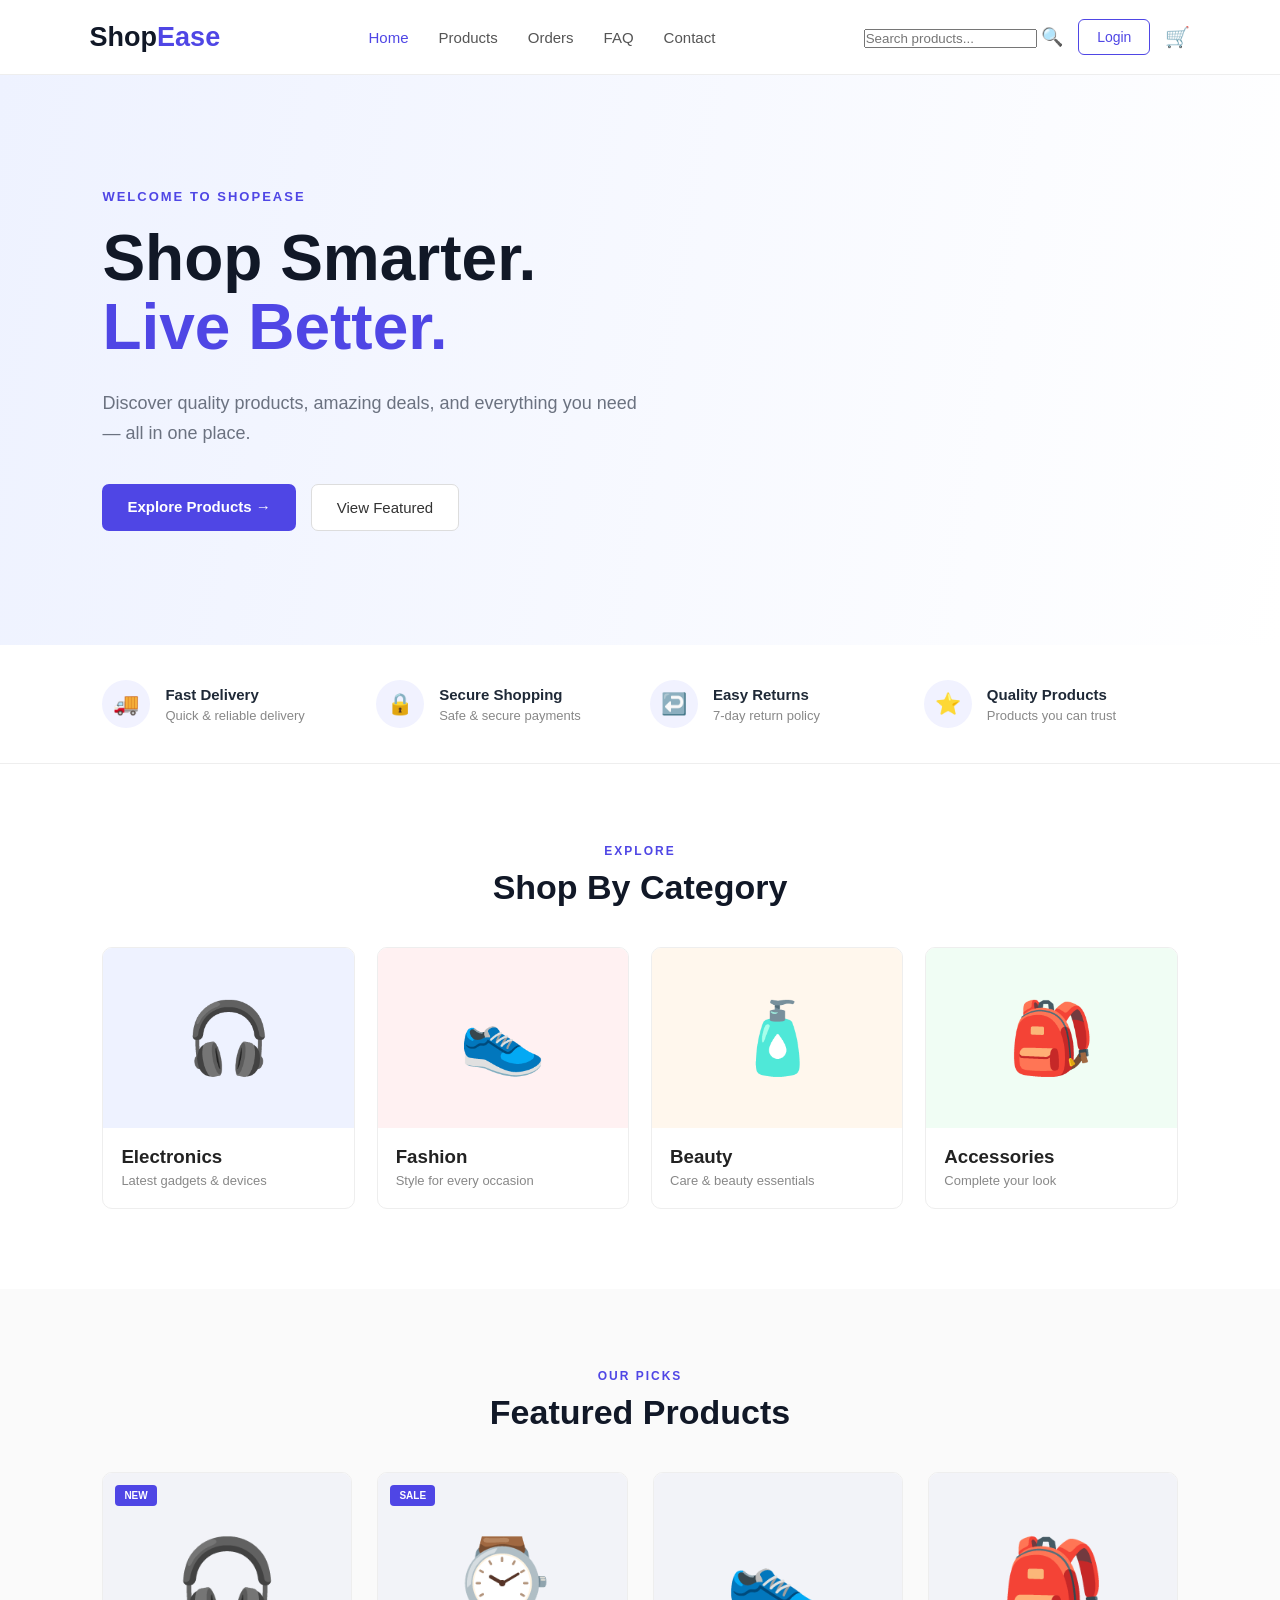
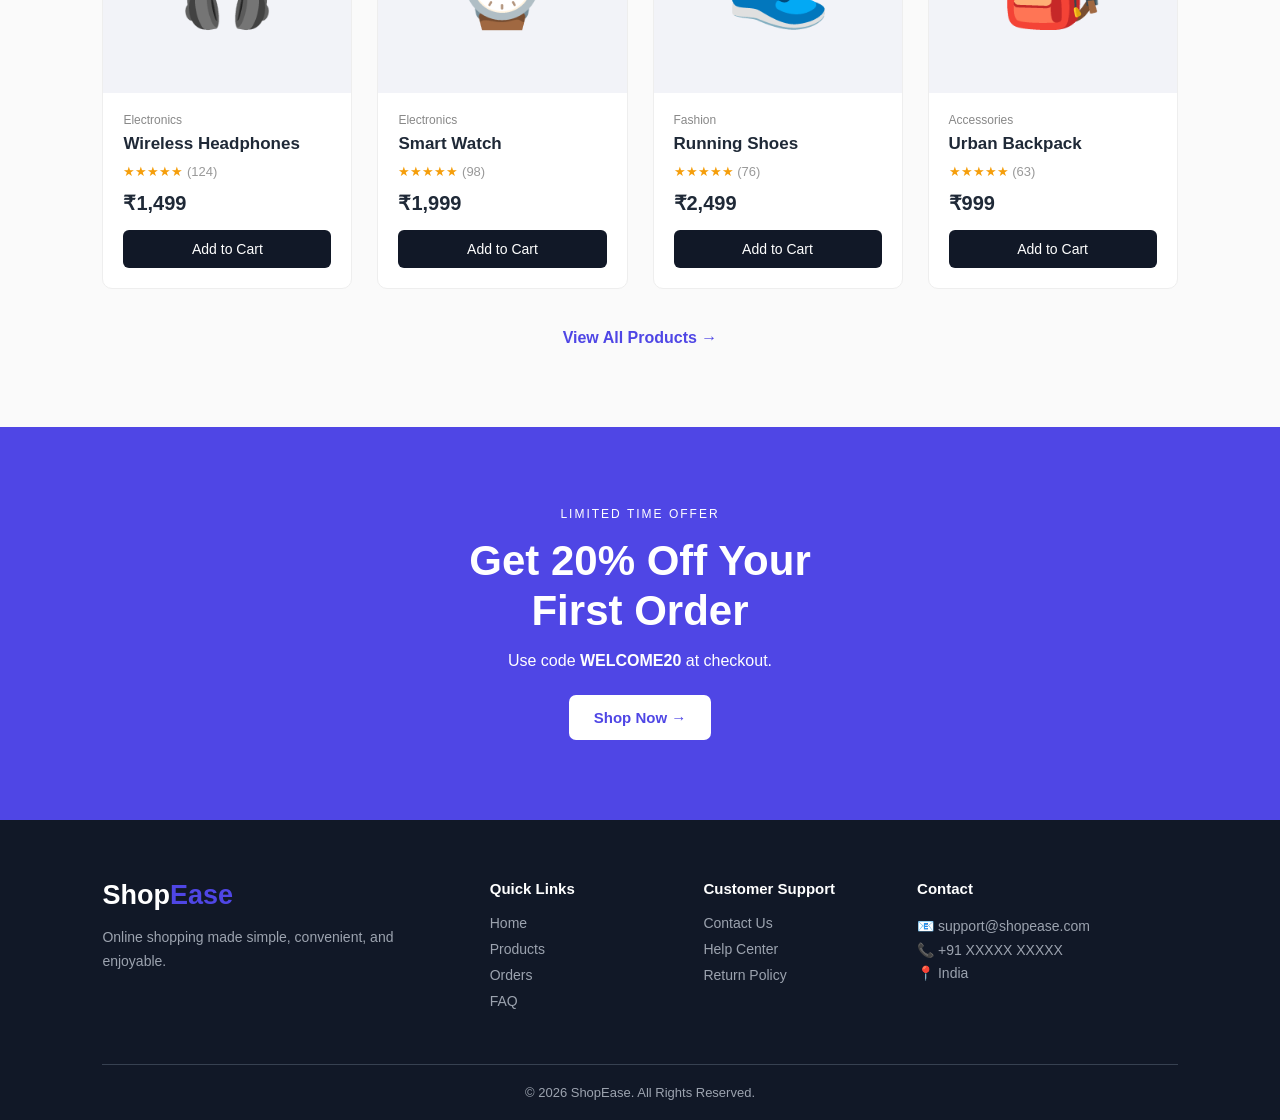
<file: ShopEase-AI-Customer-Support/Implementation Code/index.html>
<!DOCTYPE html>
<html lang="en">

<head>
    <meta charset="UTF-8">
    <meta name="viewport" content="width=device-width, initial-scale=1.0">

    <title>ShopEase | Online Shopping</title>

    <link rel="stylesheet" href="style.css">
</head>

<body>

    <!-- ================= NAVIGATION ================= -->

    <header class="navbar">

        <div class="logo">
            Shop<span>Ease</span>
        </div>

        <nav>
            <a href="index.html" class="active">Home</a>
            <a href="products.html">Products</a>
            <a href="orders.html">Orders</a>
            <a href="faq.html">FAQ</a>
            <a href="contact.html">Contact</a>
        </nav>

        <div class="nav-actions">

            <div class="search-container">

    <input
        type="text"
        id="search-input"
        placeholder="Search products..."
        onkeyup="if(event.key === 'Enter') globalProductSearch()"
    >

    <button
        class="search-btn"
        type="button"
        onclick="globalProductSearch()"
    >
        🔍
    </button>

</div>

            <a href="login.html" class="login-btn">
                Login
            </a>

            <a href="cart.html" class="cart-btn">
                🛒
            </a>

        </div>

    </header>


    <!-- ================= HERO SECTION ================= -->

    <section class="hero">

        <div class="hero-content">

            <p class="hero-small">
                WELCOME TO SHOPEASE
            </p>

            <h1>
                Shop Smarter.<br>
                <span>Live Better.</span>
            </h1>

            <p class="hero-description">
                Discover quality products, amazing deals,
                and everything you need — all in one place.
            </p>

            <div class="hero-buttons">

                <a href="products.html" class="primary-btn">
                    Explore Products →
                </a>

                <a href="#featured" class="secondary-btn">
                    View Featured
                </a>

            </div>

        </div>

    </section>


    <!-- ================= FEATURES ================= -->

    <section class="features">

        <div class="feature-box">

            <div class="feature-icon">
                🚚
            </div>

            <div>
                <h3>Fast Delivery</h3>
                <p>Quick & reliable delivery</p>
            </div>

        </div>


        <div class="feature-box">

            <div class="feature-icon">
                🔒
            </div>

            <div>
                <h3>Secure Shopping</h3>
                <p>Safe & secure payments</p>
            </div>

        </div>


        <div class="feature-box">

            <div class="feature-icon">
                ↩️
            </div>

            <div>
                <h3>Easy Returns</h3>
                <p>7-day return policy</p>
            </div>

        </div>


        <div class="feature-box">

            <div class="feature-icon">
                ⭐
            </div>

            <div>
                <h3>Quality Products</h3>
                <p>Products you can trust</p>
            </div>

        </div>

    </section>


    <!-- ================= CATEGORIES ================= -->

    <section class="categories">

        <div class="section-heading">

            <p>EXPLORE</p>

            <h2>Shop By Category</h2>

        </div>


        <div class="category-container">

            <a href="products.html" class="category-card">

                <div class="category-image electronics">
                    🎧
                </div>

                <h3>Electronics</h3>

                <p>Latest gadgets & devices</p>

            </a>


            <a href="products.html" class="category-card">

                <div class="category-image fashion">
                    👟
                </div>

                <h3>Fashion</h3>

                <p>Style for every occasion</p>

            </a>


            <a href="products.html" class="category-card">

                <div class="category-image beauty">
                    🧴
                </div>

                <h3>Beauty</h3>

                <p>Care & beauty essentials</p>

            </a>


            <a href="products.html" class="category-card">

                <div class="category-image accessories">
                    🎒
                </div>

                <h3>Accessories</h3>

                <p>Complete your look</p>

            </a>

        </div>

    </section>


    <!-- ================= FEATURED PRODUCTS ================= -->

    <section class="featured" id="featured">

        <div class="section-heading">

            <p>OUR PICKS</p>

            <h2>Featured Products</h2>

        </div>


        <div class="product-container">


            <!-- PRODUCT 1 -->

            <div class="product-card">

                <div class="product-image">
                    🎧

                    <span class="product-tag">
                        NEW
                    </span>

                </div>

                <div class="product-info">

                    <p class="product-category">
                        Electronics
                    </p>

                    <h3>
                        Wireless Headphones
                    </h3>

                    <div class="rating">
                        ★★★★★
                        <span>(124)</span>
                    </div>

                    <div class="price">
                        ₹1,499
                    </div>

                    <button onclick="addToCart('Wireless Headphones')">
                        Add to Cart
                    </button>

                </div>

            </div>


            <!-- PRODUCT 2 -->

            <div class="product-card">

                <div class="product-image">
                    ⌚

                    <span class="product-tag">
                        SALE
                    </span>

                </div>

                <div class="product-info">

                    <p class="product-category">
                        Electronics
                    </p>

                    <h3>
                        Smart Watch
                    </h3>

                    <div class="rating">
                        ★★★★★
                        <span>(98)</span>
                    </div>

                    <div class="price">
                        ₹1,999
                    </div>

                    <button onclick="addToCart('Smart Watch')">
                        Add to Cart
                    </button>

                </div>

            </div>


            <!-- PRODUCT 3 -->

            <div class="product-card">

                <div class="product-image">
                    👟
                </div>

                <div class="product-info">

                    <p class="product-category">
                        Fashion
                    </p>

                    <h3>
                        Running Shoes
                    </h3>

                    <div class="rating">
                        ★★★★★
                        <span>(76)</span>
                    </div>

                    <div class="price">
                        ₹2,499
                    </div>

                    <button onclick="addToCart('Running Shoes')">
                        Add to Cart
                    </button>

                </div>

            </div>


            <!-- PRODUCT 4 -->

            <div class="product-card">

                <div class="product-image">
                    🎒
                </div>

                <div class="product-info">

                    <p class="product-category">
                        Accessories
                    </p>

                    <h3>
                        Urban Backpack
                    </h3>

                    <div class="rating">
                        ★★★★★
                        <span>(63)</span>
                    </div>

                    <div class="price">
                        ₹999
                    </div>

                    <button onclick="addToCart('Urban Backpack')">
                        Add to Cart
                    </button>

                </div>

            </div>

        </div>


        <div class="view-products">

            <a href="products.html">
                View All Products →
            </a>

        </div>

    </section>


    <!-- ================= PROMOTIONAL SECTION ================= -->

    <section class="promotion">

        <div class="promotion-content">

            <p>LIMITED TIME OFFER</p>

            <h2>
                Get 20% Off Your<br>
                First Order
            </h2>

            <p>
                Use code <strong>WELCOME20</strong>
                at checkout.
            </p>

            <a href="products.html" class="primary-btn">
                Shop Now →
            </a>

        </div>

    </section>


    <!-- ================= FOOTER ================= -->

    <footer>

        <div class="footer-container">


            <div class="footer-column">

                <div class="logo footer-logo">
                    Shop<span>Ease</span>
                </div>

                <p>
                    Online shopping made simple,
                    convenient, and enjoyable.
                </p>

            </div>


            <div class="footer-column">

                <h3>Quick Links</h3>

                <a href="index.html">Home</a>
                <a href="products.html">Products</a>
                <a href="orders.html">Orders</a>
                <a href="faq.html">FAQ</a>

            </div>


            <div class="footer-column">

                <h3>Customer Support</h3>

                <a href="contact.html">Contact Us</a>
                <a href="faq.html">Help Center</a>
                <a href="faq.html">Return Policy</a>

            </div>


            <div class="footer-column">

                <h3>Contact</h3>

                <p>📧 support@shopease.com</p>
                <p>📞 +91 XXXXX XXXXX</p>
                <p>📍 India</p>

            </div>

        </div>


        <div class="footer-bottom">

            <p>
                © 2026 ShopEase. All Rights Reserved.
            </p>

        </div>

    </footer>


    <script src="script.js"></script>

    
    <script src="https://cdn.botpress.cloud/webchat/v5.0/inject.js"></script>
<script src="https://files.bpcontent.cloud/2026/09/06/14/20260906144717-LTFPNIA6.js" defer></script>
    

</body>

</html>
</file>
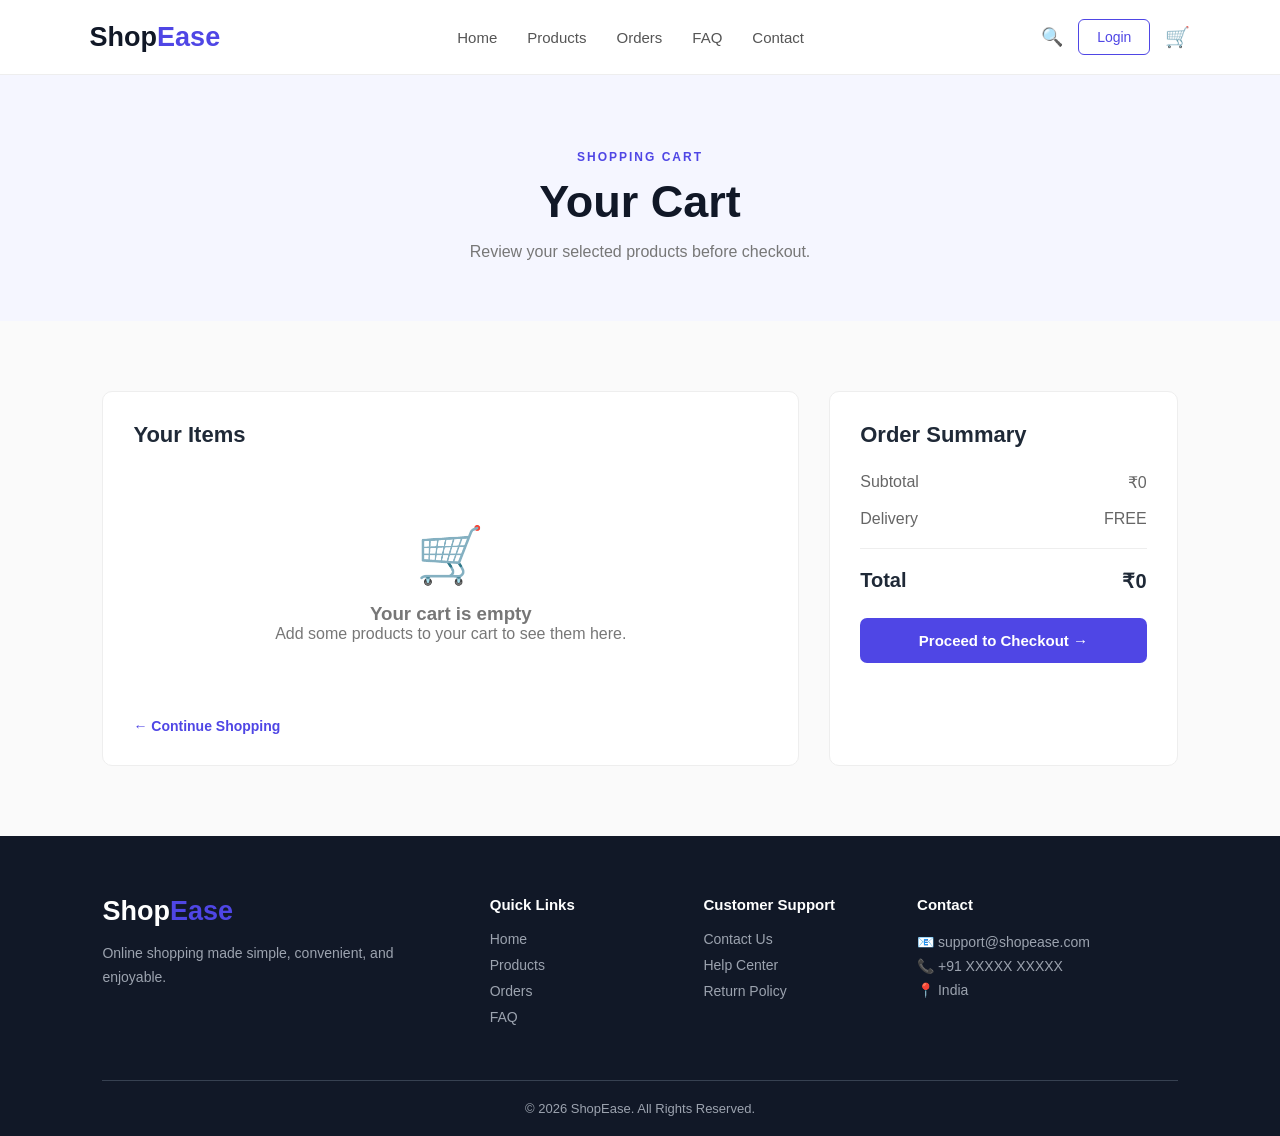
<file: ShopEase-AI-Customer-Support/Implementation Code/cart.html>
<!DOCTYPE html>
<html lang="en">

<head>

    <meta charset="UTF-8">

    <meta name="viewport"
          content="width=device-width, initial-scale=1.0">

    <title>ShopEase | Cart</title>

    <link rel="stylesheet" href="style.css">

</head>


<body>


    <!-- ================= NAVIGATION ================= -->

    <header class="navbar">

        <div class="logo">
            Shop<span>Ease</span>
        </div>


        <nav>

            <a href="index.html">
                Home
            </a>

            <a href="products.html">
                Products
            </a>

            <a href="orders.html">
                Orders
            </a>

            <a href="faq.html">
                FAQ
            </a>

            <a href="contact.html">
                Contact
            </a>

        </nav>


        <div class="nav-actions">

            <button class="search-btn">
                🔍
            </button>

            <a href="login.html"
               class="login-btn">
                Login
            </a>

            <a href="cart.html"
               class="cart-btn">
                🛒
            </a>

        </div>

    </header>



    <!-- ================= CART HEADER ================= -->

    <section class="page-header">

        <p>SHOPPING CART</p>

        <h1>
            Your Cart
        </h1>

        <p class="page-description">
            Review your selected products
            before checkout.
        </p>

    </section>



    <!-- ================= CART ================= -->

    <section class="cart-section">


        <div class="cart-container">


            <!-- PRODUCTS -->

            <div class="cart-products">

                <h2>
                    Your Items
                </h2>


                <div id="cart-items">

                    <!-- Products will appear here -->

                </div>


                <a href="products.html"
                   class="continue-shopping">

                    ← Continue Shopping

                </a>

            </div>



            <!-- SUMMARY -->

            <div class="cart-summary">

                <h2>
                    Order Summary
                </h2>


                <div class="summary-row">

                    <span>
                        Subtotal
                    </span>

                    <span id="cart-subtotal">
                        ₹0
                    </span>

                </div>


                <div class="summary-row">

                    <span>
                        Delivery
                    </span>

                    <span>
                        FREE
                    </span>

                </div>


                <hr>


                <div class="summary-total">

                    <span>
                        Total
                    </span>

                    <span id="cart-total">
                        ₹0
                    </span>

                </div>


                <button
                    class="checkout-btn"
                    onclick="checkout()">

                    Proceed to Checkout →

                </button>

            </div>


        </div>

    </section>



    <!-- ================= FOOTER ================= -->

    <footer>

        <div class="footer-container">


            <div class="footer-column">

                <div class="logo footer-logo">
                    Shop<span>Ease</span>
                </div>

                <p>
                    Online shopping made simple,
                    convenient, and enjoyable.
                </p>

            </div>


            <div class="footer-column">

                <h3>
                    Quick Links
                </h3>

                <a href="index.html">
                    Home
                </a>

                <a href="products.html">
                    Products
                </a>

                <a href="orders.html">
                    Orders
                </a>

                <a href="faq.html">
                    FAQ
                </a>

            </div>


            <div class="footer-column">

                <h3>
                    Customer Support
                </h3>

                <a href="contact.html">
                    Contact Us
                </a>

                <a href="faq.html">
                    Help Center
                </a>

                <a href="faq.html">
                    Return Policy
                </a>

            </div>


            <div class="footer-column">

                <h3>
                    Contact
                </h3>

                <p>
                    📧 support@shopease.com
                </p>

                <p>
                    📞 +91 XXXXX XXXXX
                </p>

                <p>
                    📍 India
                </p>

            </div>

        </div>


        <div class="footer-bottom">

            <p>
                © 2026 ShopEase.
                All Rights Reserved.
            </p>

        </div>

    </footer>



    <script src="script.js"></script>


    <script src="https://cdn.botpress.cloud/webchat/v5.0/inject.js"></script>
<script src="https://files.bpcontent.cloud/2026/09/06/14/20260906144717-LTFPNIA6.js" defer></script>
    

</body>

</html>
</file>
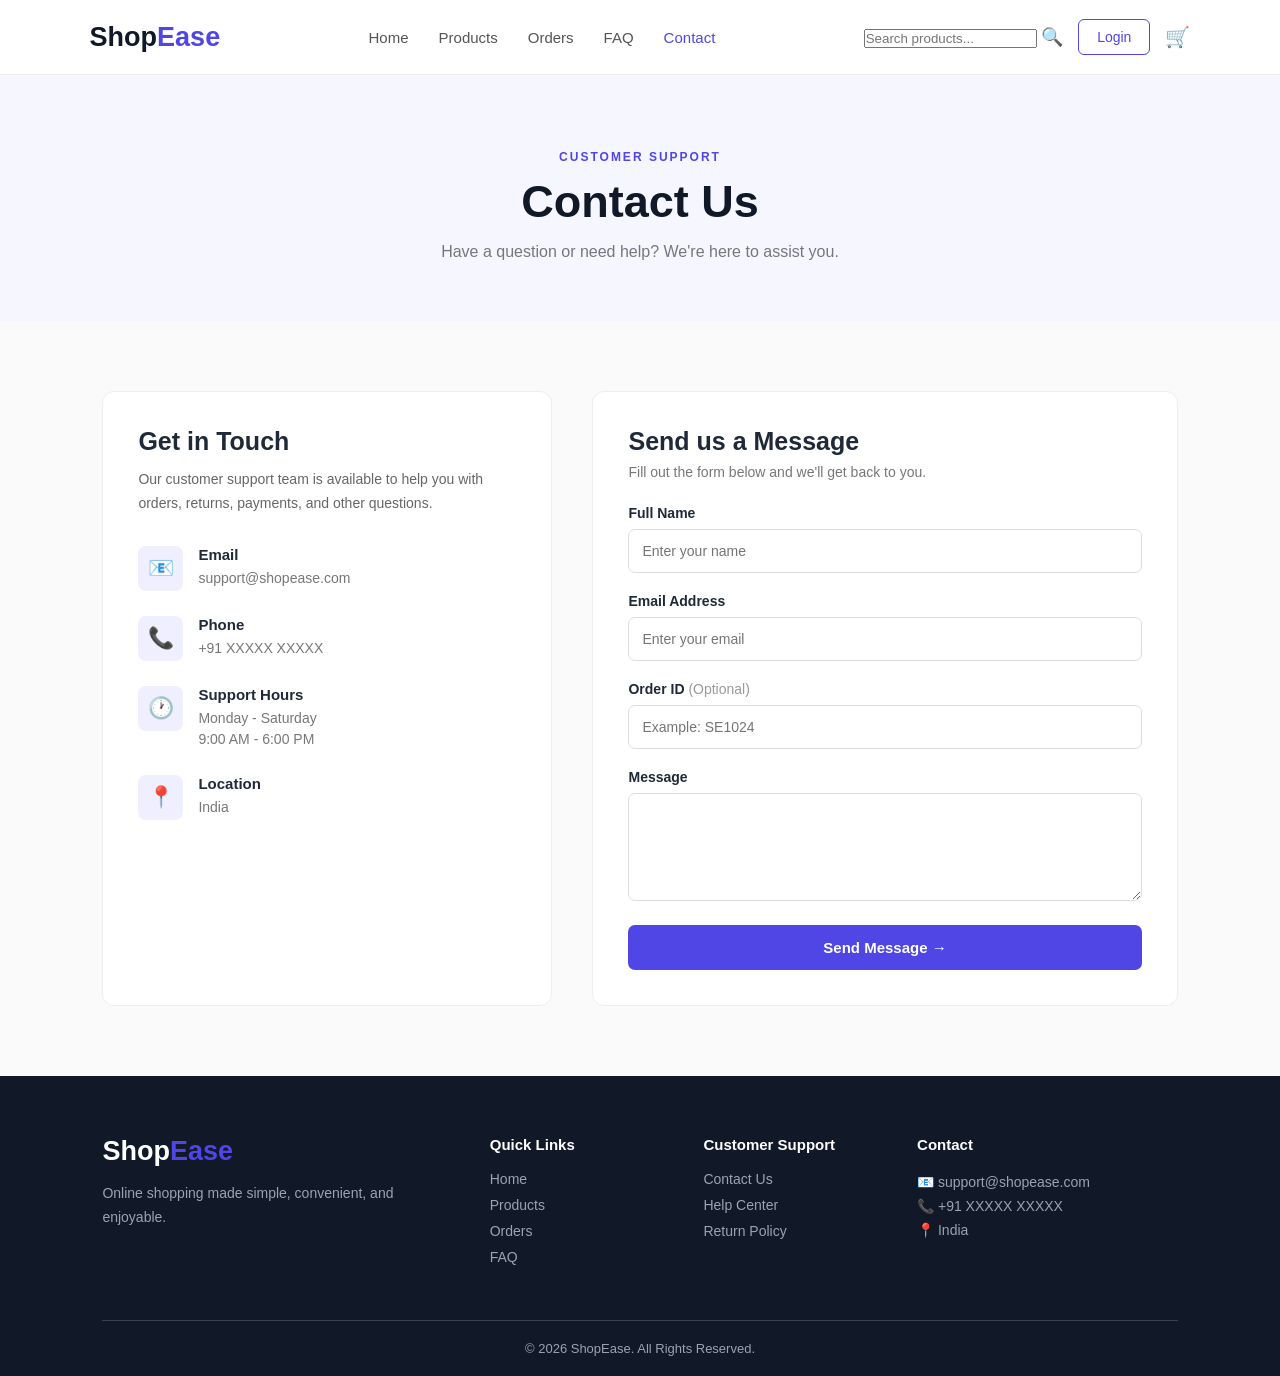
<file: ShopEase-AI-Customer-Support/Implementation Code/contact.html>
<!DOCTYPE html>
<html lang="en">

<head>

    <meta charset="UTF-8">

    <meta name="viewport"
          content="width=device-width, initial-scale=1.0">

    <title>ShopEase | Contact Us</title>

    <link rel="stylesheet" href="style.css">

</head>


<body>


    <!-- ================= NAVIGATION ================= -->

    <header class="navbar">

        <div class="logo">
            Shop<span>Ease</span>
        </div>


        <nav>

            <a href="index.html">
                Home
            </a>

            <a href="products.html">
                Products
            </a>

            <a href="orders.html">
                Orders
            </a>

            <a href="faq.html">
                FAQ
            </a>

            <a href="contact.html"
               class="active">
                Contact
            </a>

        </nav>


        <div class="nav-actions">

            <div class="search-container">

    <input
        type="text"
        id="search-input"
        placeholder="Search products..."
        onkeyup="if(event.key === 'Enter') globalProductSearch()"
    >

    <button
        class="search-btn"
        type="button"
        onclick="globalProductSearch()"
    >
        🔍
    </button>

</div>

            <a href="login.html"
               class="login-btn">
                Login
            </a>

            <a href="cart.html"
               class="cart-btn">
                🛒
            </a>

        </div>

    </header>



    <!-- ================= PAGE HEADER ================= -->

    <section class="page-header">

        <p>
            CUSTOMER SUPPORT
        </p>

        <h1>
            Contact Us
        </h1>

        <p class="page-description">
            Have a question or need help?
            We're here to assist you.
        </p>

    </section>



    <!-- ================= CONTACT SECTION ================= -->

    <section class="contact-section">


        <div class="contact-container">


            <!-- ================= CONTACT INFORMATION ================= -->

            <div class="contact-info">

                <h2>
                    Get in Touch
                </h2>

                <p class="contact-intro">
                    Our customer support team is
                    available to help you with orders,
                    returns, payments, and other
                    questions.
                </p>


                <!-- EMAIL -->

                <div class="contact-item">

                    <div class="contact-icon">
                        📧
                    </div>

                    <div>

                        <h3>
                            Email
                        </h3>

                        <p>
                            support@shopease.com
                        </p>

                    </div>

                </div>


                <!-- PHONE -->

                <div class="contact-item">

                    <div class="contact-icon">
                        📞
                    </div>

                    <div>

                        <h3>
                            Phone
                        </h3>

                        <p>
                            +91 XXXXX XXXXX
                        </p>

                    </div>

                </div>


                <!-- SUPPORT HOURS -->

                <div class="contact-item">

                    <div class="contact-icon">
                        🕐
                    </div>

                    <div>

                        <h3>
                            Support Hours
                        </h3>

                        <p>
                            Monday - Saturday
                        </p>

                        <p>
                            9:00 AM - 6:00 PM
                        </p>

                    </div>

                </div>


                <!-- LOCATION -->

                <div class="contact-item">

                    <div class="contact-icon">
                        📍
                    </div>

                    <div>

                        <h3>
                            Location
                        </h3>

                        <p>
                            India
                        </p>

                    </div>

                </div>

            </div>



            <!-- ================= CONTACT FORM ================= -->

            <div class="contact-form-container">

                <h2>
                    Send us a Message
                </h2>

                <p>
                    Fill out the form below and
                    we'll get back to you.
                </p>


                <form
                    onsubmit="submitContactForm(event)">


                    <!-- NAME -->

                    <div class="form-group">

                        <label for="name">
                            Full Name
                        </label>

                        <input
                            type="text"
                            id="name"
                            placeholder="Enter your name"
                            required>

                    </div>


                    <!-- EMAIL -->

                    <div class="form-group">

                        <label for="email">
                            Email Address
                        </label>

                        <input
                            type="email"
                            id="email"
                            placeholder="Enter your email"
                            required>

                    </div>


                    <!-- ORDER ID -->

                    <div class="form-group">

                        <label for="order">
                            Order ID
                            <span>(Optional)</span>
                        </label>

                        <input
                            type="text"
                            id="order"
                            placeholder="Example: SE1024">

                    </div>


                    <!-- MESSAGE -->

                    <div class="form-group">

                        <label for="message">
                            Message
                        </label>

                        <textarea
                            id="message"
                            rows="5"
                            placeholder="How can we help you?"
                            required>
                        </textarea>

                    </div>


                    <!-- BUTTON -->

                    <button
                        type="submit"
                        class="submit-btn">

                        Send Message →

                    </button>


                </form>

            </div>


        </div>

    </section>



    <!-- ================= FOOTER ================= -->

    <footer>

        <div class="footer-container">


            <div class="footer-column">

                <div class="logo footer-logo">
                    Shop<span>Ease</span>
                </div>

                <p>
                    Online shopping made simple,
                    convenient, and enjoyable.
                </p>

            </div>


            <div class="footer-column">

                <h3>
                    Quick Links
                </h3>

                <a href="index.html">
                    Home
                </a>

                <a href="products.html">
                    Products
                </a>

                <a href="orders.html">
                    Orders
                </a>

                <a href="faq.html">
                    FAQ
                </a>

            </div>


            <div class="footer-column">

                <h3>
                    Customer Support
                </h3>

                <a href="contact.html">
                    Contact Us
                </a>

                <a href="faq.html">
                    Help Center
                </a>

                <a href="faq.html">
                    Return Policy
                </a>

            </div>


            <div class="footer-column">

                <h3>
                    Contact
                </h3>

                <p>
                    📧 support@shopease.com
                </p>

                <p>
                    📞 +91 XXXXX XXXXX
                </p>

                <p>
                    📍 India
                </p>

            </div>

        </div>


        <div class="footer-bottom">

            <p>
                © 2026 ShopEase.
                All Rights Reserved.
            </p>

        </div>

    </footer>



    <!-- JAVASCRIPT -->

    <script src="script.js"></script>


    <script src="https://cdn.botpress.cloud/webchat/v5.0/inject.js"></script>
<script src="https://files.bpcontent.cloud/2026/09/06/14/20260906144717-LTFPNIA6.js" defer></script>
    

</body>

</html>
</file>
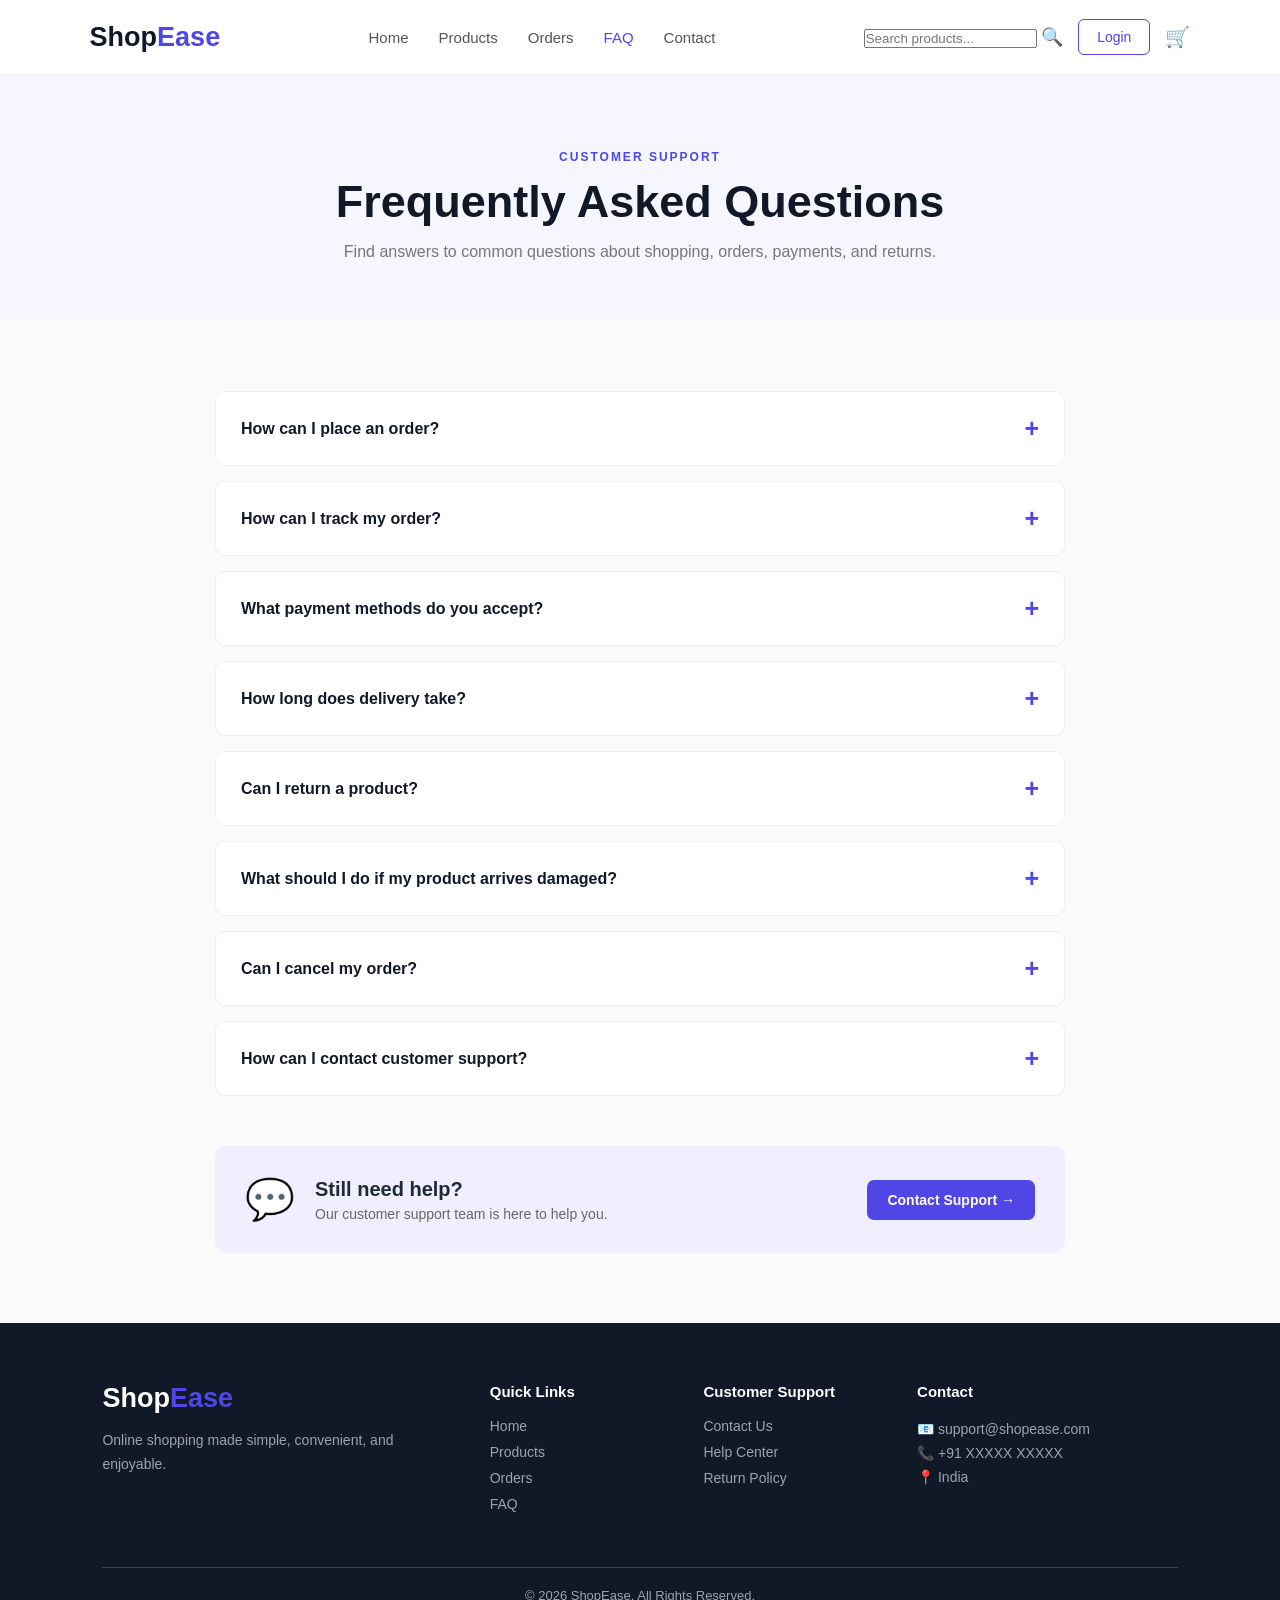
<file: ShopEase-AI-Customer-Support/Implementation Code/faq.html>
<!DOCTYPE html>
<html lang="en">

<head>

    <meta charset="UTF-8">

    <meta name="viewport"
          content="width=device-width, initial-scale=1.0">

    <title>ShopEase | FAQ</title>

    <link rel="stylesheet" href="style.css">

</head>


<body>


    <!-- ================= NAVIGATION ================= -->

    <header class="navbar">

        <div class="logo">
            Shop<span>Ease</span>
        </div>


        <nav>

            <a href="index.html">
                Home
            </a>

            <a href="products.html">
                Products
            </a>

            <a href="orders.html">
                Orders
            </a>

            <a href="faq.html"
               class="active">
                FAQ
            </a>

            <a href="contact.html">
                Contact
            </a>

        </nav>


        <div class="nav-actions">

            <div class="search-container">

    <input
        type="text"
        id="search-input"
        placeholder="Search products..."
        onkeyup="if(event.key === 'Enter') globalProductSearch()"
    >

    <button
        class="search-btn"
        type="button"
        onclick="globalProductSearch()"
    >
        🔍
    </button>

</div>

            <a href="login.html"
               class="login-btn">
                Login
            </a>

            <a href="cart.html"
               class="cart-btn">
                🛒
            </a>

        </div>

    </header>



    <!-- ================= FAQ HEADER ================= -->

    <section class="page-header">

        <p>
            CUSTOMER SUPPORT
        </p>

        <h1>
            Frequently Asked Questions
        </h1>

        <p class="page-description">
            Find answers to common questions
            about shopping, orders, payments,
            and returns.
        </p>

    </section>



    <!-- ================= FAQ SECTION ================= -->

    <section class="faq-section">


        <div class="faq-container">


            <!-- FAQ 1 -->

            <div class="faq-item">

                <button
                    class="faq-question"
                    onclick="toggleFAQ(this)">

                    <span>
                        How can I place an order?
                    </span>

                    <span class="faq-icon">
                        +
                    </span>

                </button>


                <div class="faq-answer">

                    <p>
                        Browse our Products page,
                        select the product you want,
                        and click the Add to Cart button.
                        Then open your cart and proceed
                        to checkout.
                    </p>

                </div>

            </div>



            <!-- FAQ 2 -->

            <div class="faq-item">

                <button
                    class="faq-question"
                    onclick="toggleFAQ(this)">

                    <span>
                        How can I track my order?
                    </span>

                    <span class="faq-icon">
                        +
                    </span>

                </button>


                <div class="faq-answer">

                    <p>
                        Go to the Orders page from
                        the navigation menu. You can
                        view your order status and
                        tracking information there.
                    </p>

                </div>

            </div>



            <!-- FAQ 3 -->

            <div class="faq-item">

                <button
                    class="faq-question"
                    onclick="toggleFAQ(this)">

                    <span>
                        What payment methods do you accept?
                    </span>

                    <span class="faq-icon">
                        +
                    </span>

                </button>


                <div class="faq-answer">

                    <p>
                        ShopEase supports common
                        payment options including
                        credit cards, debit cards,
                        UPI, and other digital
                        payment methods.
                    </p>

                </div>

            </div>



            <!-- FAQ 4 -->

            <div class="faq-item">

                <button
                    class="faq-question"
                    onclick="toggleFAQ(this)">

                    <span>
                        How long does delivery take?
                    </span>

                    <span class="faq-icon">
                        +
                    </span>

                </button>


                <div class="faq-answer">

                    <p>
                        Standard delivery usually
                        takes 3 to 7 business days,
                        depending on your location
                        and product availability.
                    </p>

                </div>

            </div>



            <!-- FAQ 5 -->

            <div class="faq-item">

                <button
                    class="faq-question"
                    onclick="toggleFAQ(this)">

                    <span>
                        Can I return a product?
                    </span>

                    <span class="faq-icon">
                        +
                    </span>

                </button>


                <div class="faq-answer">

                    <p>
                        Yes. Eligible products can
                        generally be returned within
                        the specified return period.
                        Please check the product's
                        return policy before placing
                        an order.
                    </p>

                </div>

            </div>



            <!-- FAQ 6 -->

            <div class="faq-item">

                <button
                    class="faq-question"
                    onclick="toggleFAQ(this)">

                    <span>
                        What should I do if my product
                        arrives damaged?
                    </span>

                    <span class="faq-icon">
                        +
                    </span>

                </button>


                <div class="faq-answer">

                    <p>
                        Please contact our customer
                        support team as soon as possible
                        and provide your order details
                        and photographs of the damaged
                        product.
                    </p>

                </div>

            </div>



            <!-- FAQ 7 -->

            <div class="faq-item">

                <button
                    class="faq-question"
                    onclick="toggleFAQ(this)">

                    <span>
                        Can I cancel my order?
                    </span>

                    <span class="faq-icon">
                        +
                    </span>

                </button>


                <div class="faq-answer">

                    <p>
                        Orders may be cancelled before
                        they are shipped. Please contact
                        customer support if you need
                        assistance with cancellation.
                    </p>

                </div>

            </div>



            <!-- FAQ 8 -->

            <div class="faq-item">

                <button
                    class="faq-question"
                    onclick="toggleFAQ(this)">

                    <span>
                        How can I contact customer support?
                    </span>

                    <span class="faq-icon">
                        +
                    </span>

                </button>


                <div class="faq-answer">

                    <p>
                        You can contact our support team
                        through the Contact Us page.
                        Our team will be happy to assist
                        you with your questions.
                    </p>

                </div>

            </div>


        </div>


        <!-- ================= SUPPORT BOX ================= -->

        <div class="support-box">

            <div class="support-icon">
                💬
            </div>

            <div>

                <h2>
                    Still need help?
                </h2>

                <p>
                    Our customer support team
                    is here to help you.
                </p>

            </div>


            <a href="contact.html"
               class="support-button">

                Contact Support →

            </a>

        </div>


    </section>



    <!-- ================= FOOTER ================= -->

    <footer>

        <div class="footer-container">


            <div class="footer-column">

                <div class="logo footer-logo">
                    Shop<span>Ease</span>
                </div>

                <p>
                    Online shopping made simple,
                    convenient, and enjoyable.
                </p>

            </div>


            <div class="footer-column">

                <h3>
                    Quick Links
                </h3>

                <a href="index.html">
                    Home
                </a>

                <a href="products.html">
                    Products
                </a>

                <a href="orders.html">
                    Orders
                </a>

                <a href="faq.html">
                    FAQ
                </a>

            </div>


            <div class="footer-column">

                <h3>
                    Customer Support
                </h3>

                <a href="contact.html">
                    Contact Us
                </a>

                <a href="faq.html">
                    Help Center
                </a>

                <a href="faq.html">
                    Return Policy
                </a>

            </div>


            <div class="footer-column">

                <h3>
                    Contact
                </h3>

                <p>
                    📧 support@shopease.com
                </p>

                <p>
                    📞 +91 XXXXX XXXXX
                </p>

                <p>
                    📍 India
                </p>

            </div>

        </div>


        <div class="footer-bottom">

            <p>
                © 2026 ShopEase.
                All Rights Reserved.
            </p>

        </div>

    </footer>



    <script src="script.js"></script>


   <script src="https://cdn.botpress.cloud/webchat/v5.0/inject.js"></script>
<script src="https://files.bpcontent.cloud/2026/09/06/14/20260906144717-LTFPNIA6.js" defer></script>
    

</body>

</html>
</file>
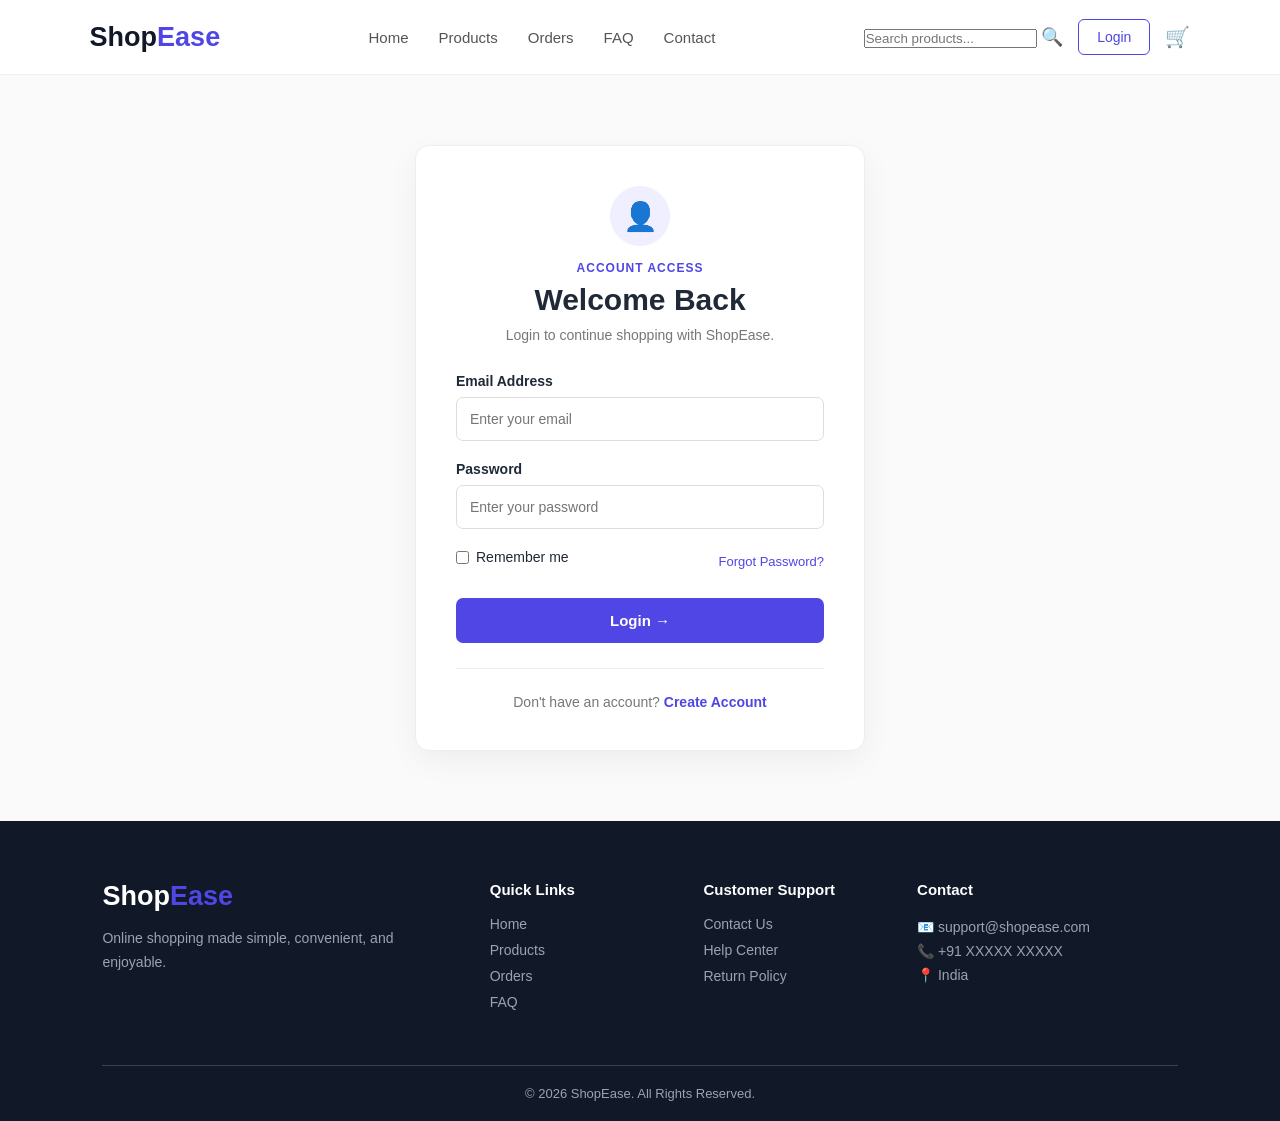
<file: ShopEase-AI-Customer-Support/Implementation Code/login.html>
<!DOCTYPE html>
<html lang="en">

<head>

    <meta charset="UTF-8">

    <meta name="viewport"
          content="width=device-width, initial-scale=1.0">

    <title>ShopEase | Login</title>

    <link rel="stylesheet" href="style.css">

</head>


<body class="login-page">


    <!-- ================= NAVIGATION ================= -->

    <header class="navbar">

        <div class="logo">
            Shop<span>Ease</span>
        </div>


        <nav>

            <a href="index.html">
                Home
            </a>

            <a href="products.html">
                Products
            </a>

            <a href="orders.html">
                Orders
            </a>

            <a href="faq.html">
                FAQ
            </a>

            <a href="contact.html">
                Contact
            </a>

        </nav>


        <div class="nav-actions">

            <div class="search-container">

    <input
        type="text"
        id="search-input"
        placeholder="Search products..."
        onkeyup="if(event.key === 'Enter') globalProductSearch()"
    >

    <button
        class="search-btn"
        type="button"
        onclick="globalProductSearch()"
    >
        🔍
    </button>

</div>

            <a href="login.html"
               class="login-btn">
                Login
            </a>

            <a href="cart.html"
               class="cart-btn">
                🛒
            </a>

        </div>

    </header>



    <!-- ================= LOGIN SECTION ================= -->

    <section class="login-section">


        <div class="login-container">


            <!-- LOGIN HEADER -->

            <div class="login-header">

                <div class="login-icon">
                    👤
                </div>

                <p>
                    ACCOUNT ACCESS
                </p>

                <h1>
                    Welcome Back
                </h1>

                <p class="login-description">
                    Login to continue shopping
                    with ShopEase.
                </p>

            </div>



            <!-- LOGIN FORM -->

            <form
                class="login-form"
                onsubmit="loginUser(event)">


                <!-- EMAIL -->

                <div class="form-group">

                    <label for="login-email">
                        Email Address
                    </label>

                    <input
                        type="email"
                        id="login-email"
                        placeholder="Enter your email"
                        required>

                </div>



                <!-- PASSWORD -->

                <div class="form-group">

                    <label for="login-password">
                        Password
                    </label>

                    <input
                        type="password"
                        id="login-password"
                        placeholder="Enter your password"
                        required>

                </div>



                <!-- OPTIONS -->

                <div class="login-options">

                    <label class="remember-me">

                        <input
                            type="checkbox">

                        Remember me

                    </label>


                    <a href="#"
                       onclick="forgotPassword(event)">

                        Forgot Password?

                    </a>

                </div>



                <!-- LOGIN BUTTON -->

                <button
                    type="submit"
                    class="login-submit">

                    Login →

                </button>


            </form>



            <!-- CREATE ACCOUNT -->

            <div class="create-account">
    <p>
        Don't have an account?
        <a href="#" onclick="createAccount(event)">
            Create Account
        </a>
    </p>
</div>

<!-- REGISTRATION FORM -->

<div id="register-form" style="display: none; margin-top: 30px;">

    <h2>Create Your Account</h2>

    <form onsubmit="registerUser(event)">

        <div class="form-group">
            <label for="register-name">
                Full Name
            </label>

            <input
                type="text"
                id="register-name"
                placeholder="Enter your full name"
                required>
        </div>

        <div class="form-group">
            <label for="register-email">
                Email Address
            </label>

            <input
                type="email"
                id="register-email"
                placeholder="Enter your email"
                required>
        </div>

        <div class="form-group">
            <label for="register-password">
                Password
            </label>

            <input
                type="password"
                id="register-password"
                placeholder="Create a password"
                required>
        </div>

        <button type="submit" class="login-submit">
            Create Account →
        </button>

    </form>

</div>

        </div>

    </section>



    <!-- ================= FOOTER ================= -->

    <footer>

        <div class="footer-container">


            <div class="footer-column">

                <div class="logo footer-logo">
                    Shop<span>Ease</span>
                </div>

                <p>
                    Online shopping made simple,
                    convenient, and enjoyable.
                </p>

            </div>


            <div class="footer-column">

                <h3>
                    Quick Links
                </h3>

                <a href="index.html">
                    Home
                </a>

                <a href="products.html">
                    Products
                </a>

                <a href="orders.html">
                    Orders
                </a>

                <a href="faq.html">
                    FAQ
                </a>

            </div>


            <div class="footer-column">

                <h3>
                    Customer Support
                </h3>

                <a href="contact.html">
                    Contact Us
                </a>

                <a href="faq.html">
                    Help Center
                </a>

                <a href="faq.html">
                    Return Policy
                </a>

            </div>


            <div class="footer-column">

                <h3>
                    Contact
                </h3>

                <p>
                    📧 support@shopease.com
                </p>

                <p>
                    📞 +91 XXXXX XXXXX
                </p>

                <p>
                    📍 India
                </p>

            </div>

        </div>


        <div class="footer-bottom">

            <p>
                © 2026 ShopEase.
                All Rights Reserved.
            </p>

        </div>

    </footer>



    <script src="script.js"></script>


    <script src="https://cdn.botpress.cloud/webchat/v5.0/inject.js"></script>
<script src="https://files.bpcontent.cloud/2026/09/06/14/20260906144717-LTFPNIA6.js" defer></script>
    

</body>

</html>
</file>
<file: ShopEase-AI-Customer-Support/Implementation Code/style.css>
* {
    margin: 0;
    padding: 0;
    box-sizing: border-box;
}

html {
    scroll-behavior: smooth;
}

body {
    font-family: Arial, Helvetica, sans-serif;
    background: #ffffff;
    color: #1f2937;
}

a {
    text-decoration: none;
}


/* ================= NAVBAR ================= */

.navbar {
    height: 75px;
    padding: 0 7%;
    display: flex;
    align-items: center;
    justify-content: space-between;

    background: #ffffff;

    border-bottom: 1px solid #eeeeee;

    position: sticky;
    top: 0;
    z-index: 100;
}


.logo {
    font-size: 27px;
    font-weight: 800;
    color: #111827;
}

.logo span {
    color: #4f46e5;
}


.navbar nav {
    display: flex;
    gap: 30px;
}

.navbar nav a {
    color: #555;
    font-size: 15px;
    font-weight: 500;
}

.navbar nav a:hover,
.navbar nav a.active {
    color: #4f46e5;
}


.nav-actions {
    display: flex;
    align-items: center;
    gap: 15px;
}


.search-btn {
    background: none;
    border: none;
    font-size: 18px;
    cursor: pointer;
}


.login-btn {
    padding: 9px 18px;

    border: 1px solid #4f46e5;
    border-radius: 6px;

    color: #4f46e5;

    font-size: 14px;
}


.login-btn:hover {
    background: #4f46e5;
    color: white;
}


.cart-btn {
    font-size: 20px;
}


/* ================= HERO ================= */

.hero {
    min-height: 570px;

    display: flex;
    align-items: center;

    padding: 70px 8%;

    background:
        linear-gradient(
            100deg,
            #eef2ff,
            #ffffff
        );
}


.hero-content {
    max-width: 650px;
}


.hero-small {
    color: #4f46e5;

    font-size: 13px;
    font-weight: bold;

    letter-spacing: 2px;

    margin-bottom: 20px;
}


.hero h1 {
    font-size: 64px;
    line-height: 1.08;

    color: #111827;

    margin-bottom: 25px;
}


.hero h1 span {
    color: #4f46e5;
}


.hero-description {
    font-size: 18px;

    line-height: 1.7;

    color: #6b7280;

    max-width: 540px;

    margin-bottom: 35px;
}


.hero-buttons {
    display: flex;
    gap: 15px;
}


.primary-btn {
    display: inline-block;

    padding: 14px 25px;

    background: #4f46e5;

    color: white;

    border-radius: 7px;

    font-size: 15px;
    font-weight: 600;
}


.primary-btn:hover {
    background: #3730a3;
}


.secondary-btn {
    display: inline-block;

    padding: 14px 25px;

    background: white;

    color: #333;

    border: 1px solid #ddd;

    border-radius: 7px;

    font-size: 15px;
}


/* ================= FEATURES ================= */

.features {
    display: grid;

    grid-template-columns:
        repeat(4, 1fr);

    gap: 20px;

    padding: 35px 8%;

    border-bottom: 1px solid #eee;
}


.feature-box {
    display: flex;

    align-items: center;

    gap: 15px;
}


.feature-icon {
    width: 48px;
    height: 48px;

    display: flex;
    align-items: center;
    justify-content: center;

    background: #f1f2ff;

    border-radius: 50%;

    font-size: 21px;
}


.feature-box h3 {
    font-size: 15px;

    margin-bottom: 5px;
}


.feature-box p {
    color: #888;

    font-size: 13px;
}


/* ================= SECTION HEADING ================= */

.section-heading {
    text-align: center;

    margin-bottom: 40px;
}


.section-heading p {
    color: #4f46e5;

    font-size: 12px;

    font-weight: bold;

    letter-spacing: 2px;

    margin-bottom: 10px;
}


.section-heading h2 {
    font-size: 34px;

    color: #111827;
}


/* ================= CATEGORIES ================= */

.categories {
    padding: 80px 8%;
}


.category-container {
    display: grid;

    grid-template-columns:
        repeat(4, 1fr);

    gap: 22px;
}


.category-card {
    background: white;

    border: 1px solid #eeeeee;

    border-radius: 10px;

    overflow: hidden;

    transition: 0.3s;
}


.category-card:hover {
    transform: translateY(-5px);

    box-shadow:
        0 10px 25px rgba(0,0,0,0.08);
}


.category-image {
    height: 180px;

    display: flex;
    align-items: center;
    justify-content: center;

    font-size: 70px;
}


.electronics {
    background: #eef2ff;
}

.fashion {
    background: #fff1f2;
}

.beauty {
    background: #fff7ed;
}

.accessories {
    background: #f0fdf4;
}


.category-card h3 {
    padding: 18px 18px 5px;

    color: #222;
}


.category-card p {
    padding: 0 18px 20px;

    color: #888;

    font-size: 13px;
}


/* ================= PRODUCTS ================= */

.featured {
    padding: 80px 8%;

    background: #fafafa;
}


.product-container {
    display: grid;

    grid-template-columns:
        repeat(4, 1fr);

    gap: 25px;
}


.product-card {
    background: white;

    border-radius: 10px;

    overflow: hidden;

    border: 1px solid #eee;

    transition: 0.3s;
}


.product-card:hover {
    transform: translateY(-5px);

    box-shadow:
        0 10px 25px rgba(0,0,0,0.08);
}


.product-image {
    height: 220px;

    background: #f2f3f8;

    display: flex;
    align-items: center;
    justify-content: center;

    position: relative;

    font-size: 85px;
}


.product-tag {
    position: absolute;

    top: 12px;
    left: 12px;

    background: #4f46e5;

    color: white;

    padding: 5px 9px;

    border-radius: 4px;

    font-size: 10px;

    font-weight: bold;
}


.product-info {
    padding: 20px;
}


.product-category {
    color: #888;

    font-size: 12px;

    margin-bottom: 7px;
}


.product-info h3 {
    font-size: 17px;

    margin-bottom: 10px;
}


.rating {
    color: #f59e0b;

    font-size: 13px;

    margin-bottom: 12px;
}


.rating span {
    color: #999;
}


.price {
    font-size: 20px;

    font-weight: bold;

    margin-bottom: 15px;
}


.product-info button {
    width: 100%;

    padding: 11px;

    border: none;

    border-radius: 6px;

    background: #111827;

    color: white;

    cursor: pointer;

    font-size: 14px;
}


.product-info button:hover {
    background: #4f46e5;
}


.view-products {
    text-align: center;

    margin-top: 40px;
}


.view-products a {
    color: #4f46e5;

    font-weight: 600;
}


/* ================= PROMOTION ================= */

.promotion {
    padding: 80px 8%;

    background: #4f46e5;

    text-align: center;

    color: white;
}


.promotion-content p:first-child {
    font-size: 12px;

    letter-spacing: 2px;

    margin-bottom: 15px;
}


.promotion h2 {
    font-size: 42px;

    line-height: 1.2;

    margin-bottom: 15px;
}


.promotion-content p {
    margin-bottom: 25px;
}


.promotion .primary-btn {
    background: white;

    color: #4f46e5;
}


/* ================= FOOTER ================= */

footer {
    background: #111827;

    color: white;

    padding: 60px 8% 20px;
}


.footer-container {
    display: grid;

    grid-template-columns:
        2fr 1fr 1fr 1.5fr;

    gap: 40px;
}


.footer-logo {
    color: white;

    margin-bottom: 15px;
}


.footer-column p {
    color: #9ca3af;

    font-size: 14px;

    line-height: 1.7;
}


.footer-column h3 {
    font-size: 15px;

    margin-bottom: 18px;
}


.footer-column a {
    display: block;

    color: #9ca3af;

    font-size: 14px;

    margin-bottom: 10px;
}


.footer-column a:hover {
    color: white;
}


.footer-bottom {
    border-top: 1px solid #374151;

    margin-top: 45px;

    padding-top: 20px;

    text-align: center;
}


.footer-bottom p {
    color: #9ca3af;

    font-size: 13px;
}


/* ================= MOBILE ================= */

@media (max-width: 900px) {

    .navbar nav {
        display: none;
    }

    .features {
        grid-template-columns:
            repeat(2, 1fr);
    }

    .category-container {
        grid-template-columns:
            repeat(2, 1fr);
    }

    .product-container {
        grid-template-columns:
            repeat(2, 1fr);
    }

    .footer-container {
        grid-template-columns:
            repeat(2, 1fr);
    }

}


@media (max-width: 600px) {

    .hero h1 {
        font-size: 43px;
    }

    .hero-buttons {
        flex-direction: column;
    }

    .features {
        grid-template-columns: 1fr;
    }

    .category-container {
        grid-template-columns: 1fr;
    }

    .product-container {
        grid-template-columns: 1fr;
    }

    .footer-container {
        grid-template-columns: 1fr;
    }

}

/* ================= PRODUCTS PAGE ================= */

.page-header {
    text-align: center;

    padding: 75px 20px 60px;

    background: #f5f6ff;
}


.page-header > p:first-child {
    color: #4f46e5;

    font-size: 12px;

    font-weight: bold;

    letter-spacing: 2px;

    margin-bottom: 12px;
}


.page-header h1 {
    font-size: 45px;

    color: #111827;

    margin-bottom: 15px;
}


.page-description {
    color: #777;

    font-size: 16px;
}


.product-section {
    padding: 70px 8%;
}


/* Category Filters */

.category-filter {
    display: flex;

    justify-content: center;

    gap: 12px;

    margin-bottom: 45px;

    flex-wrap: wrap;
}


.filter-btn {
    padding: 10px 20px;

    border: 1px solid #ddd;

    background: white;

    border-radius: 25px;

    cursor: pointer;

    font-size: 14px;
}


.filter-btn:hover,
.filter-btn.active {
    background: #4f46e5;

    color: white;

    border-color: #4f46e5;
}


/* All Products */

.all-products {
    display: grid;

    grid-template-columns:
        repeat(4, 1fr);

    gap: 25px;
}

/* ================= CART PAGE ================= */

.cart-section {
    padding: 70px 8%;
    background: #fafafa;
}


.cart-container {
    display: grid;

    grid-template-columns: 2fr 1fr;

    gap: 30px;

    max-width: 1200px;

    margin: auto;
}


.cart-products,
.cart-summary {
    background: white;

    padding: 30px;

    border-radius: 10px;

    border: 1px solid #eeeeee;
}


.cart-products h2,
.cart-summary h2 {
    font-size: 22px;

    margin-bottom: 25px;
}


.cart-item {
    display: flex;

    align-items: center;

    justify-content: space-between;

    padding: 20px 0;

    border-bottom: 1px solid #eeeeee;
}


.cart-item-info {
    display: flex;

    align-items: center;

    gap: 15px;
}


.cart-item-image {
    width: 70px;
    height: 70px;

    display: flex;

    align-items: center;
    justify-content: center;

    background: #f2f3f8;

    border-radius: 8px;

    font-size: 35px;
}


.cart-item h3 {
    font-size: 16px;

    margin-bottom: 5px;
}


.cart-item-price {
    color: #777;

    font-size: 14px;
}


.remove-btn {
    border: none;

    background: none;

    color: #dc2626;

    cursor: pointer;

    font-size: 13px;
}


.summary-row {
    display: flex;

    justify-content: space-between;

    margin-bottom: 18px;

    color: #666;
}


.cart-summary hr {
    border: none;

    border-top: 1px solid #eeeeee;

    margin: 20px 0;
}


.summary-total {
    display: flex;

    justify-content: space-between;

    font-size: 20px;

    font-weight: bold;

    margin-bottom: 25px;
}


.checkout-btn {
    width: 100%;

    padding: 14px;

    border: none;

    border-radius: 7px;

    background: #4f46e5;

    color: white;

    font-size: 15px;

    font-weight: 600;

    cursor: pointer;
}


.checkout-btn:hover {
    background: #3730a3;
}


.continue-shopping {
    display: inline-block;

    margin-top: 25px;

    color: #4f46e5;

    font-size: 14px;

    font-weight: 600;
}


.empty-cart {
    text-align: center;

    padding: 50px 20px;

    color: #777;
}


.empty-cart-icon {
    font-size: 55px;

    margin-bottom: 15px;
}


@media (max-width: 800px) {

    .cart-container {
        grid-template-columns: 1fr;
    }

}

/* ================= ORDERS PAGE ================= */

.orders-section {

    padding: 60px 8%;

    background: #fafafa;

    max-width: 1200px;

    margin: auto;

}


.order-card {

    background: white;

    border: 1px solid #eeeeee;

    border-radius: 12px;

    padding: 30px;

    margin-bottom: 25px;

}


.order-top {

    display: flex;

    justify-content: space-between;

    align-items: center;

    padding-bottom: 20px;

    border-bottom: 1px solid #eeeeee;

}


.order-label {

    font-size: 12px;

    color: #888;

}


.order-top h3 {

    margin-top: 5px;

    font-size: 18px;

}


.status {

    padding: 7px 15px;

    border-radius: 20px;

    font-size: 13px;

    font-weight: 600;

}


.status.delivered {

    background: #dcfce7;

    color: #15803d;

}


.status.transit {

    background: #dbeafe;

    color: #1d4ed8;

}


.status.processing {

    background: #fef3c7;

    color: #b45309;

}


.order-product {

    display: flex;

    align-items: center;

    gap: 20px;

    padding: 25px 0;

}


.order-icon {

    width: 85px;

    height: 85px;

    display: flex;

    align-items: center;

    justify-content: center;

    background: #f3f4f6;

    border-radius: 10px;

    font-size: 40px;

}


.order-details h2 {

    font-size: 19px;

    margin-bottom: 8px;

}


.order-details p {

    color: #777;

    margin-bottom: 8px;

    font-size: 14px;

}


.order-details strong {

    font-size: 17px;

}


.order-date {

    font-size: 14px;

    color: #777;

    margin-bottom: 30px;

}


/* Tracking */

.tracking {

    display: flex;

    align-items: center;

    justify-content: center;

    margin: 30px 0;

}


.tracking-step {

    text-align: center;

    min-width: 100px;

}


.tracking-circle {

    width: 35px;

    height: 35px;

    border-radius: 50%;

    background: #e5e7eb;

    color: #777;

    display: flex;

    align-items: center;

    justify-content: center;

    margin: auto;

    font-weight: bold;

}


.tracking-step.completed .tracking-circle {

    background: #4f46e5;

    color: white;

}


.tracking-step p {

    margin-top: 8px;

    font-size: 12px;

    color: #777;

}


.tracking-line {

    height: 3px;

    width: 100px;

    background: #e5e7eb;

    margin-bottom: 25px;

}


.completed-line {

    background: #4f46e5;

}


.order-button {

    border: 1px solid #4f46e5;

    background: white;

    color: #4f46e5;

    padding: 10px 18px;

    border-radius: 6px;

    cursor: pointer;

    font-weight: 600;

}


.order-button:hover {

    background: #4f46e5;

    color: white;

}


@media (max-width: 700px) {

    .tracking {

        flex-direction: column;

        gap: 10px;

    }


    .tracking-line {

        width: 3px;

        height: 30px;

        margin: 0;

    }


    .order-top {

        align-items: flex-start;

        gap: 15px;

    }

}

/* ================= FAQ PAGE ================= */

.faq-section {

    padding: 70px 8%;

    background: #fafafa;

}


.faq-container {

    max-width: 850px;

    margin: auto;

}


.faq-item {

    background: white;

    border: 1px solid #eeeeee;

    border-radius: 10px;

    margin-bottom: 15px;

    overflow: hidden;

}


.faq-question {

    width: 100%;

    padding: 22px 25px;

    border: none;

    background: white;

    display: flex;

    justify-content: space-between;

    align-items: center;

    text-align: left;

    font-size: 16px;

    font-weight: 600;

    cursor: pointer;

    color: #111827;

}


.faq-question:hover {

    color: #4f46e5;

}


.faq-icon {

    font-size: 25px;

    color: #4f46e5;

    transition: 0.3s;

}


.faq-answer {

    display: none;

    padding: 0 25px 22px;

    color: #666;

    line-height: 1.7;

    font-size: 14px;

}


.faq-item.active
.faq-answer {

    display: block;

}


.faq-item.active
.faq-icon {

    transform: rotate(45deg);

}


/* Support Box */

.support-box {

    max-width: 850px;

    margin: 50px auto 0;

    padding: 30px;

    background: #f0efff;

    border-radius: 12px;

    display: flex;

    align-items: center;

    gap: 20px;

}


.support-icon {

    font-size: 40px;

}


.support-box h2 {

    margin-bottom: 5px;

    font-size: 20px;

}


.support-box p {

    color: #666;

    font-size: 14px;

}


.support-button {

    margin-left: auto;

    background: #4f46e5;

    color: white;

    padding: 12px 20px;

    border-radius: 7px;

    text-decoration: none;

    font-size: 14px;

    font-weight: 600;

}


.support-button:hover {

    background: #3730a3;

}


@media (max-width: 700px) {

    .support-box {

        flex-direction: column;

        text-align: center;

    }


    .support-button {

        margin-left: 0;

    }

}

/* ================= CONTACT PAGE ================= */

.contact-section {

    padding: 70px 8%;

    background: #fafafa;

}


.contact-container {

    max-width: 1100px;

    margin: auto;

    display: grid;

    grid-template-columns: 1fr 1.3fr;

    gap: 40px;

}


/* ================= CONTACT INFO ================= */

.contact-info {

    background: white;

    padding: 35px;

    border-radius: 12px;

    border: 1px solid #eeeeee;

}


.contact-info h2 {

    font-size: 25px;

    margin-bottom: 12px;

}


.contact-intro {

    color: #666;

    line-height: 1.7;

    margin-bottom: 30px;

    font-size: 14px;

}


.contact-item {

    display: flex;

    align-items: flex-start;

    gap: 15px;

    margin-bottom: 25px;

}


.contact-icon {

    width: 45px;

    height: 45px;

    background: #f0efff;

    border-radius: 8px;

    display: flex;

    align-items: center;

    justify-content: center;

    font-size: 21px;

}


.contact-item h3 {

    font-size: 15px;

    margin-bottom: 5px;

}


.contact-item p {

    color: #777;

    font-size: 14px;

    line-height: 1.5;

}


/* ================= CONTACT FORM ================= */

.contact-form-container {

    background: white;

    padding: 35px;

    border-radius: 12px;

    border: 1px solid #eeeeee;

}


.contact-form-container h2 {

    font-size: 25px;

    margin-bottom: 8px;

}


.contact-form-container > p {

    color: #777;

    font-size: 14px;

    margin-bottom: 25px;

}


.form-group {

    margin-bottom: 20px;

}


.form-group label {

    display: block;

    font-size: 14px;

    font-weight: 600;

    margin-bottom: 8px;

}


.form-group label span {

    font-weight: normal;

    color: #999;

}


.form-group input,
.form-group textarea {

    width: 100%;

    padding: 13px;

    border: 1px solid #dddddd;

    border-radius: 7px;

    font-family: inherit;

    font-size: 14px;

    outline: none;

    box-sizing: border-box;

}


.form-group input:focus,
.form-group textarea:focus {

    border-color: #4f46e5;

}


.form-group textarea {

    resize: vertical;

}


.submit-btn {

    width: 100%;

    padding: 14px;

    border: none;

    border-radius: 7px;

    background: #4f46e5;

    color: white;

    font-size: 15px;

    font-weight: 600;

    cursor: pointer;

}


.submit-btn:hover {

    background: #3730a3;

}


/* ================= MOBILE ================= */

@media (max-width: 800px) {

    .contact-container {

        grid-template-columns: 1fr;

    }

}

/* ================= LOGIN PAGE ================= */

.login-page {
    background: #fafafa;
}


.login-section {

    min-height: 650px;

    padding: 70px 20px;

    display: flex;

    align-items: center;

    justify-content: center;

}


.login-container {

    width: 100%;

    max-width: 450px;

    background: white;

    padding: 40px;

    border-radius: 14px;

    border: 1px solid #eeeeee;

    box-shadow: 0 10px 30px rgba(0, 0, 0, 0.05);

}


/* Login Header */

.login-header {

    text-align: center;

    margin-bottom: 30px;

}


.login-icon {

    width: 60px;

    height: 60px;

    margin: 0 auto 15px;

    background: #f0efff;

    border-radius: 50%;

    display: flex;

    align-items: center;

    justify-content: center;

    font-size: 28px;

}


.login-header > p:first-of-type {

    color: #4f46e5;

    font-size: 12px;

    font-weight: 700;

    letter-spacing: 1px;

    margin-bottom: 8px;

}


.login-header h1 {

    font-size: 30px;

    margin-bottom: 10px;

}


.login-description {

    color: #777;

    font-size: 14px;

}


/* Login Form */

.login-form {

    margin-top: 20px;

}


.login-form .form-group {

    margin-bottom: 20px;

}


.login-form label {

    display: block;

    font-size: 14px;

    font-weight: 600;

    margin-bottom: 8px;

}


.login-form input[type="email"],
.login-form input[type="password"] {

    width: 100%;

    padding: 13px;

    border: 1px solid #dddddd;

    border-radius: 7px;

    font-size: 14px;

    font-family: inherit;

    outline: none;

    box-sizing: border-box;

}


.login-form input[type="email"]:focus,
.login-form input[type="password"]:focus {

    border-color: #4f46e5;

}


/* Login Options */

.login-options {

    display: flex;

    justify-content: space-between;

    align-items: center;

    margin-bottom: 25px;

    font-size: 13px;

}


.remember-me {

    display: flex !important;

    align-items: center;

    gap: 7px;

    font-weight: normal !important;

    margin: 0;

}


.remember-me input {

    width: auto;

}


.login-options a {

    color: #4f46e5;

    text-decoration: none;

}


.login-options a:hover {

    text-decoration: underline;

}


/* Login Button */

.login-submit {

    width: 100%;

    padding: 14px;

    border: none;

    border-radius: 7px;

    background: #4f46e5;

    color: white;

    font-size: 15px;

    font-weight: 600;

    cursor: pointer;

}


.login-submit:hover {

    background: #3730a3;

}


/* Create Account */

.create-account {

    text-align: center;

    margin-top: 25px;

    padding-top: 25px;

    border-top: 1px solid #eeeeee;

}


.create-account p {

    color: #777;

    font-size: 14px;

}


.create-account a {

    color: #4f46e5;

    font-weight: 600;

    text-decoration: none;

}


.create-account a:hover {

    text-decoration: underline;

}


/* Mobile */

@media (max-width: 600px) {

    .login-container {

        padding: 30px 20px;

    }


    .login-options {

        flex-direction: column;

        align-items: flex-start;

        gap: 12px;

    }

}
</file>
